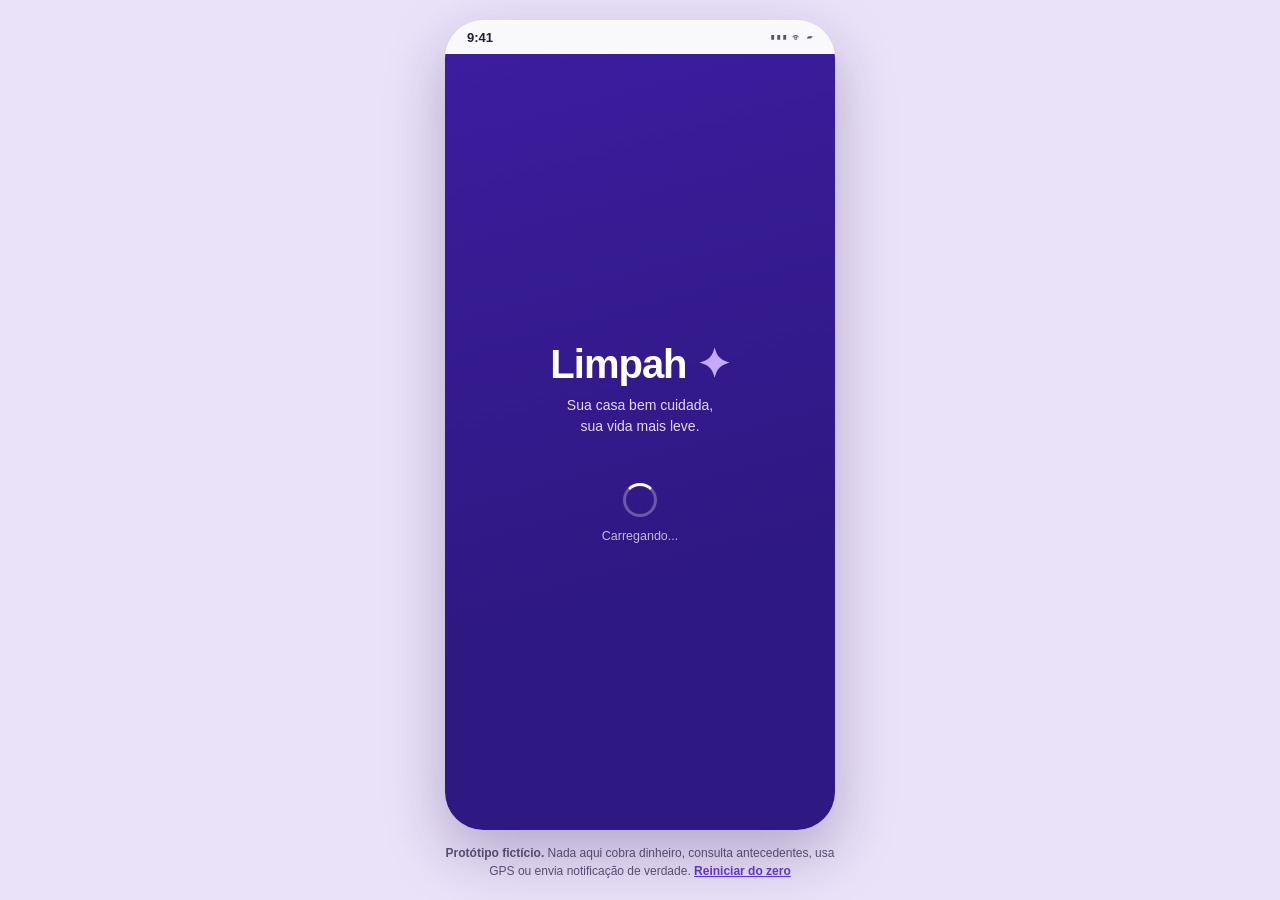
<file: index.html>
<!doctype html>
<html lang="pt-BR">
<head>
<meta charset="utf-8">
<title>Limpah</title>
<!--
  Esta página existe só para o link publicado cair direto no protótipo.
  Quem abre a pasta no computador deve usar o ABRIR-PROTOTIPO.bat.
  Não há nada para ver aqui: em um piscar de olhos você é levado adiante.
-->
<meta http-equiv="refresh" content="0; url=prototipo/index.html">
<link rel="canonical" href="prototipo/index.html">
<style>
  body{font-family:-apple-system,BlinkMacSystemFont,"Segoe UI",Roboto,Arial,sans-serif;
       background:#F7F4FF;color:#241B3A;display:flex;align-items:center;
       justify-content:center;height:100vh;margin:0;text-align:center}
  a{color:#6C3AD8;font-weight:700}
</style>
</head>
<body>
  <p>Abrindo o protótipo…<br><a href="prototipo/index.html">Clique aqui se não abrir sozinho</a></p>
</body>
</html>
</file>
<file: prototipo/css/limpah.css>
@charset "UTF-8";
/* ==========================================================================
   LIMPAH — aparência do protótipo
   As cores e os arredondamentos ficam todos aqui em cima, em ":root".
   Mudar uma cor ali muda o app inteiro.
   ========================================================================== */

:root{
  --roxo:#6338DE;
  --roxo-escuro:#3B1D9E;
  --roxo-noite:#2E1881;
  --roxo-claro:#F2ECFF;
  --roxo-borda:#E1D6FB;

  --texto:#241B3A;
  --suave:#6F6786;
  --fundo:#F9F9FB;
  --branco:#FFFFFF;

  --verde:#16A34A;
  --verde-claro:#E8F7EE;
  --ambar:#B45309;
  --ambar-claro:#FEF3C7;
  --vermelho:#DC2626;
  --vermelho-claro:#FEE2E2;

  --borda:#EAE4F8;
  --sombra:0 2px 14px rgba(70,35,140,.09);
  --raio:16px;
}

*{box-sizing:border-box;-webkit-tap-highlight-color:transparent}

/* No celular:
   - touch-action:manipulation tira o zoom do toque duplo (o "pinça" com dois
     dedos continua funcionando, que é acessibilidade e não se mexe nisso)
   - text-size-adjust impede o iPhone de aumentar o texto por conta própria,
     o que desalinha tudo que foi medido em pixel */
html{touch-action:manipulation;-webkit-text-size-adjust:100%;text-size-adjust:100%}
html,body{margin:0;padding:0}
body{
  font-family:-apple-system,BlinkMacSystemFont,"Segoe UI",Roboto,"Helvetica Neue",Arial,sans-serif;
  background:#E9E2F8;
  color:var(--texto);
  min-height:100vh;
  display:flex;flex-direction:column;align-items:center;justify-content:center;
  gap:14px;padding:20px;
}

/* ---------- moldura do celular ---------- */
#telefone{
  width:390px;height:844px;max-height:calc(100vh - 90px);
  background:var(--fundo);border-radius:38px;overflow:hidden;
  position:relative;display:flex;flex-direction:column;
  box-shadow:0 24px 60px rgba(46,18,89,.28);
}
#barra-status{
  flex:none;height:34px;display:flex;align-items:center;justify-content:space-between;
  padding:0 22px;font-size:13px;font-weight:600;color:var(--texto);
  background:transparent;position:relative;z-index:5;
}
#barra-status .sinais{font-size:10px;letter-spacing:1px;opacity:.75}
#palco{flex:1;min-height:0;display:flex;flex-direction:column;position:relative}

#aviso-prototipo{
  max-width:390px;text-align:center;font-size:12px;line-height:1.5;color:#5B5273;
}
#aviso-prototipo a{color:var(--roxo);font-weight:600}

/* No celular de verdade: tela cheia, sem moldura. */
@media (max-width:640px){
  body{display:block;padding:0;background:var(--fundo)}
  /* as duas linhas são de propósito: navegadores antigos usam a primeira,
     os novos usam a segunda (que desconta a barra de endereço do celular) */
  #telefone{width:100%;height:100vh;height:100dvh;max-height:none;border-radius:0;box-shadow:none}
  #barra-status{display:none}
  #aviso-prototipo{display:none}
}

/* O app de verdade (a página do servidor, <body class="app-de-verdade">):
   nunca tem moldura. No celular fica igual ao de cima; no computador, uma
   coluna da largura de um celular grande, no meio da tela. A maquete não
   usa esta classe. */
/* A página é uma coluna da altura da tela: a faixa de aviso (quando há uma)
   no alto, e a tela do app ocupando o resto. */
body.app-de-verdade{
  display:flex;flex-direction:column;align-items:stretch;justify-content:flex-start;gap:0;
  padding:0;min-height:0;height:100vh;height:100dvh;background:var(--fundo);
}
.app-de-verdade #telefone{
  width:100%;max-width:480px;margin:0 auto;
  flex:1 1 auto;min-height:0;height:auto;max-height:none;border-radius:0;box-shadow:none;
}

/* A faixa de aviso do app ("Atualizamos o app", "Algo deu errado"). Só o
   app a cria (rede.js); a maquete nunca. Ela NÃO fica por cima da tela:
   ocupa o próprio lugar no alto, e a tela desce para baixo dela. Por cima,
   cobria o "‹" do cabeçalho, e o toque para voltar recarregava a página. */
.faixa-do-app{
  position:relative;z-index:1;flex:none;
  display:block;width:100%;border:0;margin:0;cursor:pointer;font-family:inherit;
  padding:calc(12px + env(safe-area-inset-top)) 20px 12px;
  background:var(--roxo);color:#fff;font-size:14px;font-weight:700;line-height:1.4;
  text-align:center;box-shadow:0 6px 18px rgba(99,56,222,.32);
}

/* ---------- estrutura de uma tela ---------- */
.tela{flex:1;min-height:0;display:flex;flex-direction:column;animation:entra .22s ease}
/* Redesenhar a MESMA tela nao e entrada: e troca de conteudo. Sem isto a
   animacao recomecava a cada toque no contador e a tela piscava. */
.tela.sem-animacao{animation:none}
@keyframes entra{from{opacity:0;transform:translateX(14px)}to{opacity:1;transform:none}}

.cabecalho{
  flex:none;display:flex;align-items:center;gap:12px;
  padding:6px 20px 12px;
}
.cabecalho .voltar{
  /* 44px é o menor alvo que o dedo acerta sem errar. Estava 36px, e o dono
     reclamou com razão: em celular, 8px fazem diferença de verdade. */
  width:44px;height:44px;flex:none;border:0;background:var(--branco);border-radius:50%;
  box-shadow:var(--sombra);font-size:18px;color:var(--texto);cursor:pointer;
  /* centraliza pelo flex: cada celular desenha a seta numa altura diferente
     dentro da linha, e sem isso ela fica torta */
  display:flex;align-items:center;justify-content:center;line-height:1;padding:0;
  font-family:inherit;
}
/* O título encolhe e corta com "..." antes de empurrar as bolinhas de passo
   para fora da tela. Em 22/08/2026 um título de 12 letras junto com as cinco
   bolinhas vazou 11px num celular de 320px. */
.cabecalho h1{
  font-size:17px;margin:0;font-weight:700;
  min-width:0;overflow:hidden;text-overflow:ellipsis;white-space:nowrap;
}
.cabecalho .passos{flex:none}
.cabecalho .passo{margin-left:auto;font-size:12px;color:var(--suave);font-weight:600}

.corpo{flex:1;min-height:0;overflow-y:auto;padding:4px 20px 20px}
.rodape{
  flex:none;padding:12px 20px calc(16px + env(safe-area-inset-bottom));
  background:var(--fundo);
  position:relative;
}
/* Faixa que desbota logo acima do rodapé.
   Em celular baixo o conteúdo não cabe e a parte de cima rola — sem esta
   faixa o corte parece defeito, em vez de "tem mais coisa aqui embaixo". */
.rodape::before{
  content:"";position:absolute;left:0;right:0;top:-26px;height:26px;
  background:linear-gradient(to top, var(--fundo), transparent);
  pointer-events:none;
}

h2.titulo{font-size:22px;line-height:1.25;margin:6px 0 6px;font-weight:800}
p.apoio{font-size:14px;color:var(--suave);margin:0 0 18px;line-height:1.5}
.rotulo{font-size:13px;font-weight:700;color:var(--texto);margin:18px 0 8px}
.rotulo:first-child{margin-top:4px}
.ajuda{font-size:12px;color:var(--suave);margin:6px 0 0;line-height:1.45}

/* ---------- botões ---------- */
.btn{
  display:block;width:100%;border:0;border-radius:14px;padding:15px;
  font-size:15px;font-weight:700;cursor:pointer;font-family:inherit;
  transition:transform .08s, filter .15s;
}
.btn:active{transform:scale(.985)}
.btn-principal{background:var(--roxo);color:#fff;box-shadow:0 6px 18px rgba(99,56,222,.32)}
.btn-principal:disabled{background:#CFC6E6;color:#fff;box-shadow:none;cursor:not-allowed}
.btn-claro{background:var(--branco);color:var(--roxo);box-shadow:var(--sombra)}
.btn-contorno{background:transparent;color:var(--roxo);border:1.5px solid var(--roxo-borda)}
/* desligado (o "Mandar de novo em 40 s", ou "Enviando…"): cinza, para não
   parecer que o toque vai funcionar */
.btn-contorno:disabled,.btn-claro:disabled,.btn-texto:disabled{color:var(--suave);border-color:var(--borda);cursor:not-allowed}
.btn-texto{background:transparent;color:var(--roxo);padding:12px;font-weight:600}
.btn-perigo{background:transparent;color:var(--vermelho);border:1.5px solid var(--vermelho-claro)}
.btn+.btn{margin-top:8px}

/* ---------- campos ---------- */
.campo{margin-bottom:14px}
.campo label{display:block;font-size:13px;font-weight:600;margin-bottom:6px;color:var(--texto)}
.campo input,.campo textarea,.campo select{
  width:100%;border:1.5px solid var(--borda);background:var(--branco);
  border-radius:12px;padding:14px;font-family:inherit;color:var(--texto);
  /* 16px é obrigatório: com menos que isso o iPhone dá zoom na página
     inteira quando a pessoa toca no campo, e a tela sai do lugar */
  font-size:16px;
}
.campo textarea{min-height:88px;resize:vertical}
/* A frase de erro embaixo do campo. Vazia, não ocupa lugar nenhum: a tela
   fica igual à da imagem até alguma coisa dar errado. */
.erro-do-campo{color:var(--vermelho);font-size:13px;font-weight:600;line-height:1.45;margin-top:6px}
.erro-do-campo:empty{display:none}
#cod-aviso:empty{display:none}
/* O código do celular: números grandes e espaçados, fáceis de conferir */
.campo input.codigo{font-size:22px;font-weight:700;letter-spacing:6px;text-align:center}
.campo input:focus,.campo textarea:focus{outline:none;border-color:var(--roxo)}
/* Só para ler (o nome e o e-mail no "Corrigir o número"): fundo da tela e
   texto suave, e o foco não acende o roxo */
.campo input[readonly]{background:var(--fundo);color:var(--suave)}
.campo input[readonly]:focus{border-color:var(--borda)}
.campo input::placeholder,.campo textarea::placeholder{color:#A79FBC}
/* A lista (o bairro): o desenho igual ao dos campos, e a setinha roxa à
   direita, desenhada aqui (sem imagem de fora) */
.campo select{-webkit-appearance:none;appearance:none;padding-right:42px}
.campo select:focus{outline:none;border-color:var(--roxo)}
.seletor{position:relative}
.seletor::after{
  content:"";position:absolute;right:18px;top:50%;width:8px;height:8px;pointer-events:none;
  border-right:2px solid var(--roxo);border-bottom:2px solid var(--roxo);
  transform:translateY(-70%) rotate(45deg);
}
/* A rua e o número lado a lado: o número, estreito */
.campos-lado{display:flex;gap:10px}
.campos-lado .campo{flex:1;min-width:0}
.campos-lado .campo.numero{flex:0 0 96px}
.link-roxo{color:var(--roxo);font-weight:700;text-decoration:none}

/* ---------- cartões de escolha ---------- */
.opcao{
  display:flex;align-items:center;gap:12px;width:100%;text-align:left;
  background:var(--branco);border:1.5px solid var(--borda);border-radius:14px;
  padding:14px;margin-bottom:10px;cursor:pointer;font-family:inherit;color:var(--texto);
  transition:border-color .15s, background .15s;
}
.opcao:disabled{opacity:.5;cursor:default}
.opcao.marcada{border-color:var(--roxo);background:var(--roxo-claro)}
.opcao .icone{
  width:42px;height:42px;flex:none;border-radius:12px;background:var(--roxo-claro);
  display:flex;align-items:center;justify-content:center;font-size:20px;
  /* os desenhos herdam esta cor: e o que faz o icone sair roxo, e nao preto */
  color:var(--roxo);
}
.opcao.marcada .icone{background:#fff}
.opcao .txt{flex:1;min-width:0}
.opcao .txt b{display:block;font-size:15px;font-weight:700}
.opcao .txt span{display:block;font-size:12.5px;color:var(--suave);margin-top:2px;line-height:1.4}
.opcao .seta{color:var(--roxo);font-size:16px;flex:none}

/* fileira horizontal (datas) */
.fileira{display:flex;gap:8px;overflow-x:auto;padding:2px 0 8px;scrollbar-width:none}
.fileira::-webkit-scrollbar{display:none}
.chip-data{
  flex:none;width:74px;background:var(--branco);border:1.5px solid var(--borda);
  border-radius:14px;padding:10px 6px;text-align:center;cursor:pointer;font-family:inherit;color:var(--texto);
}
.chip-data.marcada{background:var(--roxo);border-color:var(--roxo);color:#fff}
.chip-data b{display:block;font-size:14px;font-weight:700}
.chip-data span{display:block;font-size:11px;opacity:.75;margin-top:2px}

/* ---------- contador (- 3 +) ---------- */
.contador{
  display:flex;align-items:center;justify-content:space-between;
  background:var(--branco);border:1.5px solid var(--borda);border-radius:14px;
  padding:8px 10px;margin-bottom:10px;
}
.contador .nome{font-size:14.5px;font-weight:600;padding-left:6px}
.contador .controles{display:flex;align-items:center;gap:4px}
.contador button{
  /* 44px: o mínimo que o dedo acerta. Ver R21. */
  width:44px;height:44px;border:0;border-radius:12px;background:var(--roxo-claro);
  color:var(--roxo);font-size:20px;font-weight:700;cursor:pointer;line-height:1;
  font-family:inherit;display:flex;align-items:center;justify-content:center;padding:0;
}
.contador button:disabled{opacity:.35;cursor:default}
.contador .valor{min-width:34px;text-align:center;font-size:16px;font-weight:700}

/* ---------- chave liga/desliga ---------- */
.chave{
  display:flex;align-items:center;gap:12px;background:var(--branco);
  border:1.5px solid var(--borda);border-radius:14px;padding:14px;cursor:pointer;margin-bottom:10px;
}
.chave.ligada{border-color:var(--roxo)}
.chave .txt{flex:1}
.chave .txt b{display:block;font-size:14.5px}
.chave .txt span{display:block;font-size:12px;color:var(--suave);margin-top:3px;line-height:1.4}
.chave .botao{
  width:48px;height:28px;flex:none;border-radius:20px;background:#DCD5EE;
  position:relative;transition:background .18s;
}
.chave.ligada .botao{background:var(--verde)}
.chave .botao::after{
  content:"";position:absolute;top:3px;left:3px;width:22px;height:22px;border-radius:50%;
  background:#fff;transition:transform .18s;box-shadow:0 1px 3px rgba(0,0,0,.2);
}
.chave.ligada .botao::after{transform:translateX(20px)}

/* ---------- cartões gerais ---------- */
.cartao{background:var(--branco);border-radius:16px;padding:16px;box-shadow:var(--sombra);margin-bottom:12px}
.cartao.destaque{border:1.5px solid var(--roxo-borda)}

.linha{display:flex;justify-content:space-between;gap:12px;padding:9px 0;font-size:14px}
.linha+.linha{border-top:1px solid var(--borda)}
.linha .rot{color:var(--suave)}
.linha .val{font-weight:600;text-align:right}
.linha.total{border-top:1.5px solid var(--borda);margin-top:4px;padding-top:12px;font-size:17px}
.linha.total .val{font-weight:800;color:var(--roxo)}

.selo{
  display:inline-flex;align-items:center;gap:5px;font-size:11.5px;font-weight:700;
  padding:5px 10px;border-radius:20px;background:var(--roxo-claro);color:var(--roxo-escuro);
}
.selo.verde{background:var(--verde-claro);color:var(--verde)}
.selo.ambar{background:var(--ambar-claro);color:var(--ambar)}
.selo.cinza{background:#EFEDF5;color:var(--suave)}

.aviso{
  display:flex;gap:10px;background:var(--ambar-claro);color:var(--ambar);
  border-radius:12px;padding:12px 14px;font-size:12.5px;line-height:1.5;margin:12px 0;
}
.aviso.roxo{background:var(--roxo-claro);color:var(--roxo-escuro)}
.aviso.verde{background:var(--verde-claro);color:#0F7A38}
.aviso.ambar{background:var(--ambar-claro);color:var(--ambar)}
.aviso b{display:block;margin-bottom:2px}
/* um destaque no meio da frase (o "Compartilhar" do cartão de instalar) */
.aviso b.em-linha{display:inline;margin:0}

/* O cartão "Instale o app na sua tela inicial" (entrega 11), no fim do
   início: os dois botões lado a lado, menores que os do rodapé, com os
   44px de altura de sempre (R21). */
.cartao-instalar{margin-top:18px}
.botoes-instalar{display:flex;gap:8px;margin-top:10px}
.botoes-instalar .btn{flex:1;min-height:44px;padding:10px 12px;font-size:14px}
.botoes-instalar .btn+.btn{margin-top:0}

/* ---------- o que a equipe escreveu, e a conversa sobre o cadastro dela
   (entrega 5a). O texto vem de fora do código: quebra palavra comprida e
   mantém as linhas que a pessoa escreveu ---------- */
.texto-da-equipe{font-size:14px;line-height:1.55;margin-top:6px;white-space:pre-line;overflow-wrap:anywhere}
.fala{background:var(--branco);border:1px solid var(--borda);border-radius:16px;padding:12px 14px;margin-bottom:10px}
.fala.dela{background:var(--roxo-claro);border-color:var(--roxo-borda)}
.fala .quem{display:flex;justify-content:space-between;align-items:baseline;gap:10px;font-size:12px;color:var(--suave)}
.fala .quem b{color:var(--texto);font-size:13px}
.fala .o-que{font-size:12.5px;color:var(--roxo);font-weight:700;margin-top:2px}

/* ---------- pessoa (avatar + nome) ---------- */
.pessoa{display:flex;align-items:center;gap:12px}
.avatar{
  width:52px;height:52px;flex:none;border-radius:50%;
  display:flex;align-items:center;justify-content:center;
  color:#fff;font-weight:800;font-size:18px;
  /* sem letter-spacing: o espaço depois da última letra empurrava o texto
     2px para fora do círculo */
  line-height:1;overflow:hidden;
}
.avatar.pequeno{width:40px;height:40px;font-size:14px}
.avatar.grande{width:76px;height:76px;font-size:26px}
/* a foto de perfil da diarista por cima das iniciais (R35): se não
   carregar, as iniciais ficam à vista */
.avatar.com-foto{position:relative}
.avatar.com-foto img{position:absolute;inset:0;width:100%;height:100%;object-fit:cover;border-radius:50%}
/* na maquete, o rosto desenhado no lugar da foto */
.avatar.com-foto-de-exemplo{background:var(--roxo-claro);font-size:30px;border:2px solid var(--roxo-borda)}
.avatar.com-foto-de-exemplo.pequeno{font-size:22px}
/* o CPF e a data de nascimento (R35): números grandes, fáceis de conferir */
.campo input.numeros-grandes{font-size:20px;font-weight:700;letter-spacing:1px}
/* o campo de foto do Portão 2: escondido, a câmera abre pelo botão */
.campo-de-foto{position:absolute;width:1px;height:1px;opacity:0;pointer-events:none}
.pessoa .info b{display:block;font-size:16px}
.pessoa .info span{display:block;font-size:12.5px;color:var(--suave);margin-top:3px}

.grade-2{display:grid;grid-template-columns:1fr 1fr;gap:10px}
.mini{background:var(--roxo-claro);border-radius:12px;padding:12px;text-align:center}
.mini b{display:block;font-size:16px}
.mini span{display:block;font-size:11.5px;color:var(--suave);margin-top:2px}

/* ---------- lista ---------- */
.item{
  display:flex;align-items:center;gap:12px;background:var(--branco);border-radius:14px;
  padding:14px;box-shadow:var(--sombra);margin-bottom:10px;cursor:pointer;width:100%;
  text-align:left;border:0;font-family:inherit;color:var(--texto);
}
.item .txt{flex:1;min-width:0}
.item .txt b{display:block;font-size:14.5px}
.item .txt span{display:block;font-size:12.5px;color:var(--suave);margin-top:3px}
.vazio{text-align:center;color:var(--suave);font-size:13.5px;padding:40px 20px;line-height:1.6}
/* a linha de apoio que ainda não tem texto (a contagem das casas, no app,
   antes de elas chegarem) não ocupa lugar */
.item .txt span:empty{display:none}
/* a casa fora da área atendida, ou para conferir no mapa */
.item .txt span.nota-da-area{color:var(--ambar);font-weight:600}
/* "Onde atendemos": os bairros, um por linha, com o ✓ verde */
.lista-de-bairros{padding:4px 16px}
.lista-de-bairros div{display:flex;align-items:center;gap:10px;padding:11px 0;font-size:15px;
  border-bottom:1px solid var(--borda)}
.lista-de-bairros div:last-child{border-bottom:0}
.lista-de-bairros .ok{color:var(--verde);font-weight:800}
/* A busca em cima das listas de bairro (R32: os 96 distritos de São Paulo).
   Sem a aparência de "campo de busca" do iPhone, para ficar igual aos
   outros campos; e a linha escondida pela busca some de verdade (o
   display:flex das linhas venceria o "hidden"). */
.busca-de-bairro{-webkit-appearance:none;appearance:none;margin-bottom:8px}
.lista-de-bairros[hidden],.lista-de-bairros div[hidden],.opcao[hidden]{display:none}
/* O CEP da casa dela (R34): números grandes e espaçados, como o código do
   celular — fáceis de conferir para quem tem pouca prática com o celular */
.campo input.cep{font-size:22px;font-weight:700;letter-spacing:3px;text-align:center}
.cep-achado{font-size:13.5px;font-weight:700;color:var(--verde);margin:-4px 0 6px;line-height:1.45}
/* "🚌 a cerca de 40 min da sua casa, de ônibus ou metrô", no cartão */
.tempo-ate-la{font-size:12.5px;color:var(--suave);margin-top:6px;line-height:1.45}
/* a mesma frase no detalhe e no alerta: o "Até lá" numa linha só (a 320px
   ele quebrava em "Até / lá"), e a frase quebra do lado */
.linha.ate-la .rot{flex:none;white-space:nowrap}

/* ---------- barra de abas ---------- */
.abas{
  flex:none;display:flex;background:var(--branco);border-top:1px solid var(--borda);
  padding-bottom:env(safe-area-inset-bottom);
  position:relative;
}
/* mesma faixa que desbota do rodapé: avisa que o conteúdo continua acima */
.abas::before{
  content:"";position:absolute;left:0;right:0;top:-26px;height:26px;
  background:linear-gradient(to top, var(--fundo), transparent);
  pointer-events:none;
}
.abas button{
  flex:1;border:0;background:none;padding:9px 0 11px;cursor:pointer;font-family:inherit;
  color:#A79FBC;font-size:10.5px;font-weight:600;
}
.abas button .ic{
  display:flex;justify-content:center;margin-bottom:3px;
  /* os desenhos pegam a cor do proprio botao: cinza quando apagado, roxo
     quando a aba esta ativa. Nada de filtro cinza, que era coisa de emoji. */
  color:currentColor;opacity:.75;
}
.abas button.ativa .ic{opacity:1}
.abas button.ativa{color:var(--roxo)}


/* ---------- telas especiais ---------- */
.noite{
  flex:1;background:linear-gradient(165deg,var(--roxo-escuro),var(--roxo-noite) 70%);
  color:#fff;display:flex;flex-direction:column;align-items:center;justify-content:center;
  text-align:center;padding:30px;
}
.marca{font-size:40px;font-weight:800;letter-spacing:-1px}
.marca .brilho{color:#C4A9FF}
.slogan{font-size:14px;opacity:.85;margin-top:8px;line-height:1.5}

.girando{
  width:34px;height:34px;border:3px solid rgba(255,255,255,.28);border-top-color:#fff;
  border-radius:50%;animation:gira .9s linear infinite;
}
@keyframes gira{to{transform:rotate(360deg)}}
.girando.roxo{border-color:var(--roxo-borda);border-top-color:var(--roxo)}

.pulsando{animation:pulsa 1.8s ease-in-out infinite}
@keyframes pulsa{0%,100%{transform:scale(1);opacity:1}50%{transform:scale(1.06);opacity:.9}}

.centro{
  flex:1;display:flex;flex-direction:column;align-items:center;justify-content:center;
  text-align:center;padding:24px;gap:14px;
}
.emojao{font-size:64px;line-height:1}
.circulo-ok{
  width:88px;height:88px;border-radius:50%;background:var(--verde-claro);color:var(--verde);
  display:flex;align-items:center;justify-content:center;font-size:44px;
}

.passos{display:flex;gap:6px;align-items:center;margin-left:auto}
.passos i{width:22px;height:5px;border-radius:3px;background:var(--roxo-borda);display:block}
.passos i.feito{background:var(--roxo)}

.rodape-seguro{font-size:11.5px;color:var(--suave);text-align:center;line-height:1.5;padding:14px 4px 0}


/* ---------- alvos de dedo (decisão R21, 22/08/2026) ----------

   O dono achou no celular três botões pequenos demais. Abaixo de 44px o
   dedo erra — e errar num campo de senha ou numa data é pior do que
   parecer apertado. Onde o desenho pede um alvo visualmente pequeno, o
   BOTÃO cresce por dentro e o desenho fica igual. */

.olho{
  position:absolute;right:4px;top:50%;transform:translateY(-50%);
  width:44px;height:44px;display:flex;align-items:center;justify-content:center;
  border:0;background:none;font-size:17px;cursor:pointer;line-height:1;padding:0;
  border-radius:50%;
}

/* Dia do calendário: continua estreito (são sete numa linha), mas alto o
   bastante para o dedo. Alto e estreito acerta; baixo e estreito não. */
.dia-calendario{
  min-height:44px;display:flex;align-items:center;justify-content:center;
  border:0;border-radius:10px;font-family:inherit;font-size:14px;
}


/* ---------- a faixa do cadastro (decisão R23, 22/08/2026) ----------

   Fica no lugar do cabeçalho, fora da rolagem. Cartão no meio da lista rola
   para fora da tela, e chamado para ação que some com o dedo não é chamado
   para ação — foi assim que o dono perdeu o caminho do cadastro no celular. */
.faixa-cadastro{
  flex:none;display:flex;align-items:center;gap:12px;width:100%;
  min-height:56px;padding:11px 20px;border:0;cursor:pointer;font-family:inherit;
  background:var(--roxo);color:#fff;text-align:left;
}
.faixa-cadastro .txt{flex:1;min-width:0}
.faixa-cadastro .txt b{display:block;font-size:14px;font-weight:800}
.faixa-cadastro .txt span{
  display:block;font-size:11.5px;opacity:.85;margin-top:2px;line-height:1.35;
}
.faixa-cadastro .anel{
  flex:none;font-size:12px;font-weight:800;background:rgba(255,255,255,.18);
  border-radius:20px;padding:5px 10px;
}
.faixa-cadastro .seta{flex:none;font-size:22px;opacity:.9;line-height:1}

/* o trilho fino que mostra o quanto já andou, colado embaixo da faixa */
.faixa-trilho{flex:none;height:4px;background:var(--roxo-noite)}
.faixa-trilho div{height:100%;background:#fff;opacity:.9;transition:width .25s}

/* ---------- agenda e ganhos dela (R26, 12/10/2026) ---------- */

/* cabeça de cada dia na agenda: a data, e a soma das janelas contra o teto
   do dia (R8 vale para a SOMA do dia, não para cada serviço) */
.dia-agenda{display:flex;justify-content:space-between;align-items:baseline;gap:10px;margin:18px 0 6px}
.dia-agenda b{font-size:14px;font-weight:800;min-width:0}
.dia-agenda span{flex:none;font-size:12px;font-weight:700;color:var(--suave)}
.medidor{height:6px;border-radius:3px;background:var(--roxo-borda);overflow:hidden;margin-bottom:10px}
.medidor i{display:block;height:100%;background:var(--roxo);border-radius:3px}
.medidor.cheio i{background:var(--verde)}
.medidor.passou i{background:var(--vermelho)}
.nota-dia{font-size:12px;color:var(--suave);margin:-4px 0 8px;line-height:1.45}
.nota-dia.passou{color:var(--vermelho);font-weight:600}

.servico-topo{display:flex;justify-content:space-between;align-items:flex-start;gap:10px}
.servico-topo .txt{flex:1;min-width:0}
.servico-topo .txt b{display:block;font-size:15px}
.servico-topo .txt span{display:block;font-size:12.5px;color:var(--suave);margin-top:3px;line-height:1.45}
.servico-topo .valor{flex:none;text-align:right}
.servico-topo .valor small{display:block;font-size:11px;color:var(--suave)}
.servico-topo .valor b{display:block;font-size:17px;font-weight:800;color:var(--verde);white-space:nowrap}
.servico-onde{
  margin-top:11px;padding-top:10px;border-top:1px solid var(--borda);
  font-size:13px;line-height:1.5;overflow-wrap:anywhere;
}
.servico-pausa{margin-top:8px;font-size:12px;color:var(--suave);line-height:1.5}
/* antes das 18h da véspera: o dia em que a rua e o número chegam (A13) */
.servico-rua{margin-top:6px;font-size:12px;font-weight:600;color:var(--roxo);line-height:1.5}
/* mensagem do cliente que ela ainda não leu, no cartão do serviço (A18-16) */
.servico-msg{
  display:inline-block;margin-top:8px;padding:3px 10px;border-radius:20px;
  background:var(--roxo-claro);color:var(--roxo);font-size:12.5px;font-weight:700;line-height:1.5;
}

/* o cartão da agenda é um botão inteiro: abre o detalhe do serviço (A18).
   O botão do navegador não herda fonte nem cor — por isso o reset aqui. */
.cartao.servico-toque{
  display:block;width:100%;text-align:left;border:0;cursor:pointer;
  font-family:inherit;font-size:inherit;line-height:inherit;color:var(--texto);
  transition:transform .08s;
}
.cartao.servico-toque:active{transform:scale(.99)}
.servico-ver{margin-top:10px;font-size:13px;font-weight:700;color:var(--roxo);text-align:right}

/* o detalhe do serviço: a explicação embaixo de cada item do escopo */
.servico-ficha .linha .val{overflow-wrap:break-word}
.servico-ficha .linha .val small{
  display:block;font-size:12px;font-weight:400;color:var(--suave);margin-top:2px;line-height:1.4;
}
/* "Como chegar": Google Maps e Waze lado a lado, cada um com 44px ou mais (R21) */
.como-chegar{display:flex;gap:10px}
.como-chegar .btn{
  flex:1;min-width:0;min-height:50px;padding:12px 8px;
  display:flex;align-items:center;justify-content:center;text-align:center;text-decoration:none;
}
.como-chegar .btn+.btn{margin-top:0}

/* o recorte dos ganhos: dois botões lado a lado, 44px de altura (R21) */
.recorte{display:flex;gap:8px;margin:0 0 12px}
.recorte button{
  flex:1;min-height:44px;padding:6px;border-radius:12px;cursor:pointer;
  border:1.5px solid var(--borda);background:var(--branco);color:var(--suave);
  font-family:inherit;font-size:13px;font-weight:700;
}
.recorte button.marcada{border-color:var(--roxo);background:var(--roxo-claro);color:var(--roxo)}

.valor-grande{font-size:30px;font-weight:800;color:var(--verde);line-height:1.15;margin:4px 0 8px}

/* o cartão discreto da renda do conjunto, na home dela, e a linha "Já
   terminou hoje" da agenda (A18-14), que leva ao detalhe e à conversa */
.item.renda-conjunto .icone,
.item.ja-terminou .icone{
  width:42px;height:42px;flex:none;border-radius:12px;background:var(--roxo-claro);
  display:flex;align-items:center;justify-content:center;color:var(--roxo);
}
.item.ja-terminou .icone{color:var(--verde);font-weight:800;font-size:18px}
.item.renda-conjunto .seta,
.item.ja-terminou .seta{color:var(--roxo);font-size:16px;flex:none}

.extrato-cab{display:flex;justify-content:space-between;align-items:center;gap:8px;flex-wrap:wrap}
.extrato-cab b{font-size:14.5px}
.extrato-sub{font-size:12.5px;color:var(--suave);margin:5px 0 4px;line-height:1.45}
.cartao.extrato .linha .val{white-space:nowrap}

/* o interruptor apagado: aparece, mas não liga. Ausência não explica nada. */
.chave.travada{cursor:default;opacity:.65;background:var(--fundo)}
.chave.travada .botao{background:#D7D2E4}


/* ---------- o alerta em tela inteira (R25, 22/08/2026) ----------

   O dono escolheu a opção B depois de comparar com Uber e iFood: "impossível
   não ver". Roxo cheio, valor gigante, dois botões largos — e o relógio
   ficando vermelho e pulsando no último meio minuto. */
.alerta-cheio{
  position:absolute;inset:0;display:flex;flex-direction:column;
  background:var(--roxo);color:#fff;z-index:50;
  animation:alerta-entra .22s ease-out;
}
@keyframes alerta-entra{from{opacity:0;transform:scale(.97)}to{opacity:1;transform:none}}

.alerta-cheio .topo{
  flex:none;text-align:center;padding:22px 20px 16px;
}
.alerta-cheio .sino{font-size:34px;line-height:1;animation:sino 1.1s ease-in-out infinite}
@keyframes sino{0%,100%{transform:rotate(0)}25%{transform:rotate(13deg)}75%{transform:rotate(-13deg)}}
.alerta-cheio .chamada{font-size:16px;font-weight:800;margin-top:6px;opacity:.95}
.alerta-cheio .relogio{
  font-size:40px;font-weight:800;line-height:1.1;margin-top:8px;
  font-variant-numeric:tabular-nums;
}
.alerta-cheio.apertado .relogio{color:#FFD9D9;animation:pisca .9s steps(1) infinite}
@keyframes pisca{0%,50%{opacity:1}51%,100%{opacity:.45}}
.alerta-cheio .trilho{
  height:5px;background:rgba(255,255,255,.25);border-radius:3px;margin-top:12px;overflow:hidden;
}
.alerta-cheio .trilho div{height:100%;background:#fff;border-radius:3px;transition:width 1s linear}

.alerta-cheio .miolo{flex:1;min-height:0;overflow-y:auto;padding:4px 20px 8px;text-align:center}
.alerta-cheio .rotulo-valor{font-size:12.5px;opacity:.8}
.alerta-cheio .valorzao{
  font-size:46px;font-weight:800;line-height:1.1;margin:2px 0 16px;
  letter-spacing:-1px;
}
.alerta-cheio .ficha{
  background:rgba(255,255,255,.12);border-radius:16px;padding:4px 15px;text-align:left;
}
.alerta-cheio .ficha .linha{font-size:13.5px;padding:10px 0}
.alerta-cheio .ficha .linha+.linha{border-top:1px solid rgba(255,255,255,.16)}
.alerta-cheio .ficha .rot{color:rgba(255,255,255,.72)}
.alerta-cheio .ficha .val{color:#fff;font-weight:700}
/* o dia em que a rua chega, embaixo do "Onde" (A13) */
.alerta-cheio .ficha .nota{
  font-size:12px;color:rgba(255,255,255,.8);margin:-4px 0 0;padding:0 0 11px;line-height:1.45;
}

.alerta-cheio .pe{
  flex:none;padding:12px 20px calc(16px + env(safe-area-inset-bottom));
}
.alerta-cheio .btn-principal.grandao{
  background:#fff;color:var(--roxo);font-size:17px;min-height:56px;box-shadow:none;
}
.alerta-cheio .btn-claro{
  background:transparent;color:#fff;border:1.5px solid rgba(255,255,255,.5);
}
.alerta-cheio .miudo{
  font-size:11.5px;opacity:.78;text-align:center;margin-top:10px;line-height:1.55;
}


/* ---------- a conversa cliente ↔ diarista (A18, 12/10/2026) ----------

   A cara é a da conversa que o cliente já tinha (os balões continuam no
   telas-cliente.js, balaoDaConversa). Aqui ficam só as peças novas. */

/* "Hoje", "Ontem", entre mensagens de dias diferentes */
.dia-conversa{text-align:center;font-size:11.5px;font-weight:700;color:var(--suave);margin:4px 0 10px}

/* a mensagem do próprio app (a explicação do contato escondido) */
.msg-app{
  background:var(--roxo-claro);color:var(--roxo-escuro);border-radius:12px;
  padding:10px 12px;margin:0 4px 12px;font-size:12.5px;line-height:1.5;text-align:center;
}
.conversa-vazia{text-align:center;font-size:13px;color:var(--suave);padding:18px 10px;line-height:1.55}

/* as respostas de um toque dela: duas por linha, e a que sobra ocupa a
   linha inteira. Uma por linha comia 230px do rodapé num celular de 320px;
   assim são duas fileiras. O texto pode quebrar dentro do botão, e cada um
   tem 44px de altura ou mais (R21) */
.respostas-prontas{display:grid;grid-template-columns:1fr 1fr;gap:6px;margin-bottom:8px}
.respostas-prontas button:last-child:nth-child(odd){grid-column:1 / -1}
.respostas-prontas button{
  min-width:0;min-height:44px;padding:6px 10px;border-radius:22px;cursor:pointer;
  border:1.5px solid var(--roxo-borda);background:var(--branco);color:var(--roxo);
  font-family:inherit;font-size:13.5px;font-weight:700;line-height:1.25;
}
.respostas-prontas button:active{background:var(--roxo-claro)}
/* Com o CAMPO em foco (o teclado aberto), as respostas de um toque saem:
   num celular de 320px o rodapé ocupava 184px, e com o teclado quase não
   sobrava lugar para as mensagens. Quem está digitando não precisa delas;
   ao sair do campo, elas voltam.

   Só o campo, e nunca "qualquer foco no rodapé" (era :focus-within): no
   Chrome o botão ganha foco ao ser apertado, e as respostas sumiam entre o
   apertar e o soltar — o toque caía no vazio e nada era enviado (revisão
   de 12/10/2026). Navegador antigo, sem :has, ignora a regra e deixa as
   respostas sempre à vista: ocupa espaço, mas funciona. */
.rodape:has(#campo-conversa:focus) .respostas-prontas{display:none}

/* o campo e o botão de enviar. 16px no campo, senão o iPhone dá zoom */
.compositor{display:flex;gap:8px}
.compositor input{
  flex:1;min-width:0;border:1.5px solid var(--borda);background:var(--branco);color:var(--texto);
  border-radius:24px;padding:13px 16px;font-size:16px;font-family:inherit;
}
.compositor input:focus{outline:none;border-color:var(--roxo)}
.compositor .btn{width:50px;min-height:50px;flex:none;padding:0;border-radius:50%}

/* ---------- o suporte no app (entrega 9, A42) ----------
   A cara da tela 30 da maquete. "Nossa equipe" em cima das respostas; o
   pedido citado embaixo do balão; o pedido a citar, num seletor de 16px
   (senão o iPhone dá zoom); os assuntos de um toque, com 44px (R21), que
   saem com o campo em foco, como as respostas prontas dela (A18-15). */
.quem-no-suporte{font-size:11.5px;font-weight:700;color:var(--suave);margin:0 0 4px 4px}
.sobre-no-suporte{font-size:11.5px;color:var(--suave);margin:-4px 4px 12px;overflow-wrap:anywhere}
.sobre-no-suporte.minha{text-align:right}
.sobre-do-suporte{
  display:block;width:100%;min-height:44px;margin:0 0 8px;padding:8px 12px;
  border:1.5px solid var(--borda);border-radius:12px;background:var(--branco);color:var(--texto);
  font-size:16px;font-family:inherit;
}
.sobre-do-suporte:focus{outline:none;border-color:var(--roxo)}
.assuntos-do-suporte{margin-top:12px}
.assuntos-do-suporte .rotulo-dos-assuntos{font-size:11.5px;color:var(--suave);font-weight:600;margin-bottom:8px}
.assuntos-do-suporte .fileira button{
  flex:none;min-height:44px;cursor:pointer;border:1.5px solid var(--roxo-borda);
  font-family:inherit;font-size:12.5px;
}
.rodape:has(#campo-suporte:focus) .assuntos-do-suporte{display:none}

/* a nota âmbar da maquete: o que o app de verdade faz (A18-13) */
.nota-maquete{
  background:var(--ambar-claro);color:var(--ambar);border:1.5px dashed var(--ambar);
  border-radius:12px;padding:10px 12px;margin:10px 0 12px;
  font-size:12.5px;line-height:1.5;overflow-wrap:anywhere;
}
.nota-maquete b{display:block;margin-bottom:2px}

/* o quadro "NA MAQUETE" da conversa: ver o lado do outro (A18-12) */
.cartao.maquete{
  border:1.5px dashed var(--ambar);background:var(--ambar-claro);box-shadow:none;
  margin-top:14px;font-size:12.5px;line-height:1.55;color:var(--texto);
}
.cartao.maquete b{display:block;font-size:13px;color:var(--ambar);margin-bottom:4px}
.cartao.maquete .btn{margin-top:10px;background:var(--branco)}

/* o cartão de mensagem nova, nas telas de entrada */
.mensagem-nova .info{flex:1;min-width:0}
.mensagem-nova .info b{font-size:14.5px}
.mensagem-nova .info span{overflow-wrap:anywhere;color:var(--texto)}
/* as outras conversas com mensagem nova: o cartão mostra só a mais recente */
.mensagem-nova .mais-conversas{margin-top:10px;font-size:12.5px;color:var(--suave);line-height:1.5}

/* a última mensagem, na lista de Mensagens: uma linha só, com reticências */
.item .txt span.previa{white-space:nowrap;overflow:hidden;text-overflow:ellipsis}

/* ---------- o dia do serviço (A41) ---------- */
/* os quatro passos: o feito em verde (com a hora), o de agora em roxo */
.passos-do-dia{padding:8px 16px}
.passo-do-dia{display:flex;align-items:center;gap:12px;padding:8px 0;font-size:14px}
.passo-do-dia + .passo-do-dia{border-top:1px solid var(--borda)}
.passo-do-dia .bolinha{
  flex:none;width:28px;height:28px;border-radius:50%;display:flex;align-items:center;
  justify-content:center;background:var(--roxo-claro);color:var(--suave);font-weight:800;font-size:13px;
}
.passo-do-dia.feito .bolinha{background:var(--verde-claro);color:var(--verde)}
.passo-do-dia.agora .bolinha{background:var(--roxo);color:#fff}
.passo-do-dia .txt{flex:1;min-width:0}
.passo-do-dia .txt b{font-weight:600}
.passo-do-dia.feito .txt b,.passo-do-dia.agora .txt b{font-weight:700}
.passo-do-dia .hora{color:var(--suave);font-size:12.5px;font-weight:600}
/* as cinco estrelas da avaliação: botões grandes (R21: 44px ou mais) */
.notas{display:flex;gap:6px;margin:8px 0 14px}
.notas button{
  flex:1;min-width:44px;min-height:52px;border:1.5px solid var(--borda);background:var(--branco);
  border-radius:14px;font-size:24px;cursor:pointer;font-family:inherit;color:var(--ambar);
}
.notas button.marcada{border-color:var(--roxo-borda);background:var(--roxo-claro)}

/* ---------- a segurança e a defesa dela (entrega 12) ---------- */
/* "Preciso de ajuda": sempre à vista no dia do serviço, vermelho de contorno */
.btn-ajuda{background:var(--vermelho-claro);color:var(--vermelho);margin:0 0 12px}
/* ligar para a polícia: o único link de telefone das telas */
.btn-emergencia{background:var(--vermelho);color:var(--branco);box-shadow:0 6px 18px rgba(220,38,38,.28)}
a.btn{text-align:center;text-decoration:none}
/* a lista do que acontece, antes de confirmar */
.lista-do-que-acontece{display:flex;flex-direction:column;gap:9px;font-size:14px;line-height:1.45}
/* as estrelas da nota que ela recebeu: as cheias em âmbar, as vazias claras */
.estrelas-da-nota{color:var(--ambar);font-size:17px;letter-spacing:1px}
.estrelas-da-nota i{font-style:normal;color:var(--borda)}
.texto-da-cliente{margin:8px 0 0;font-size:14px;line-height:1.5;overflow-wrap:anywhere}
.cartao.bloqueada .btn{margin-top:12px}
</file>
